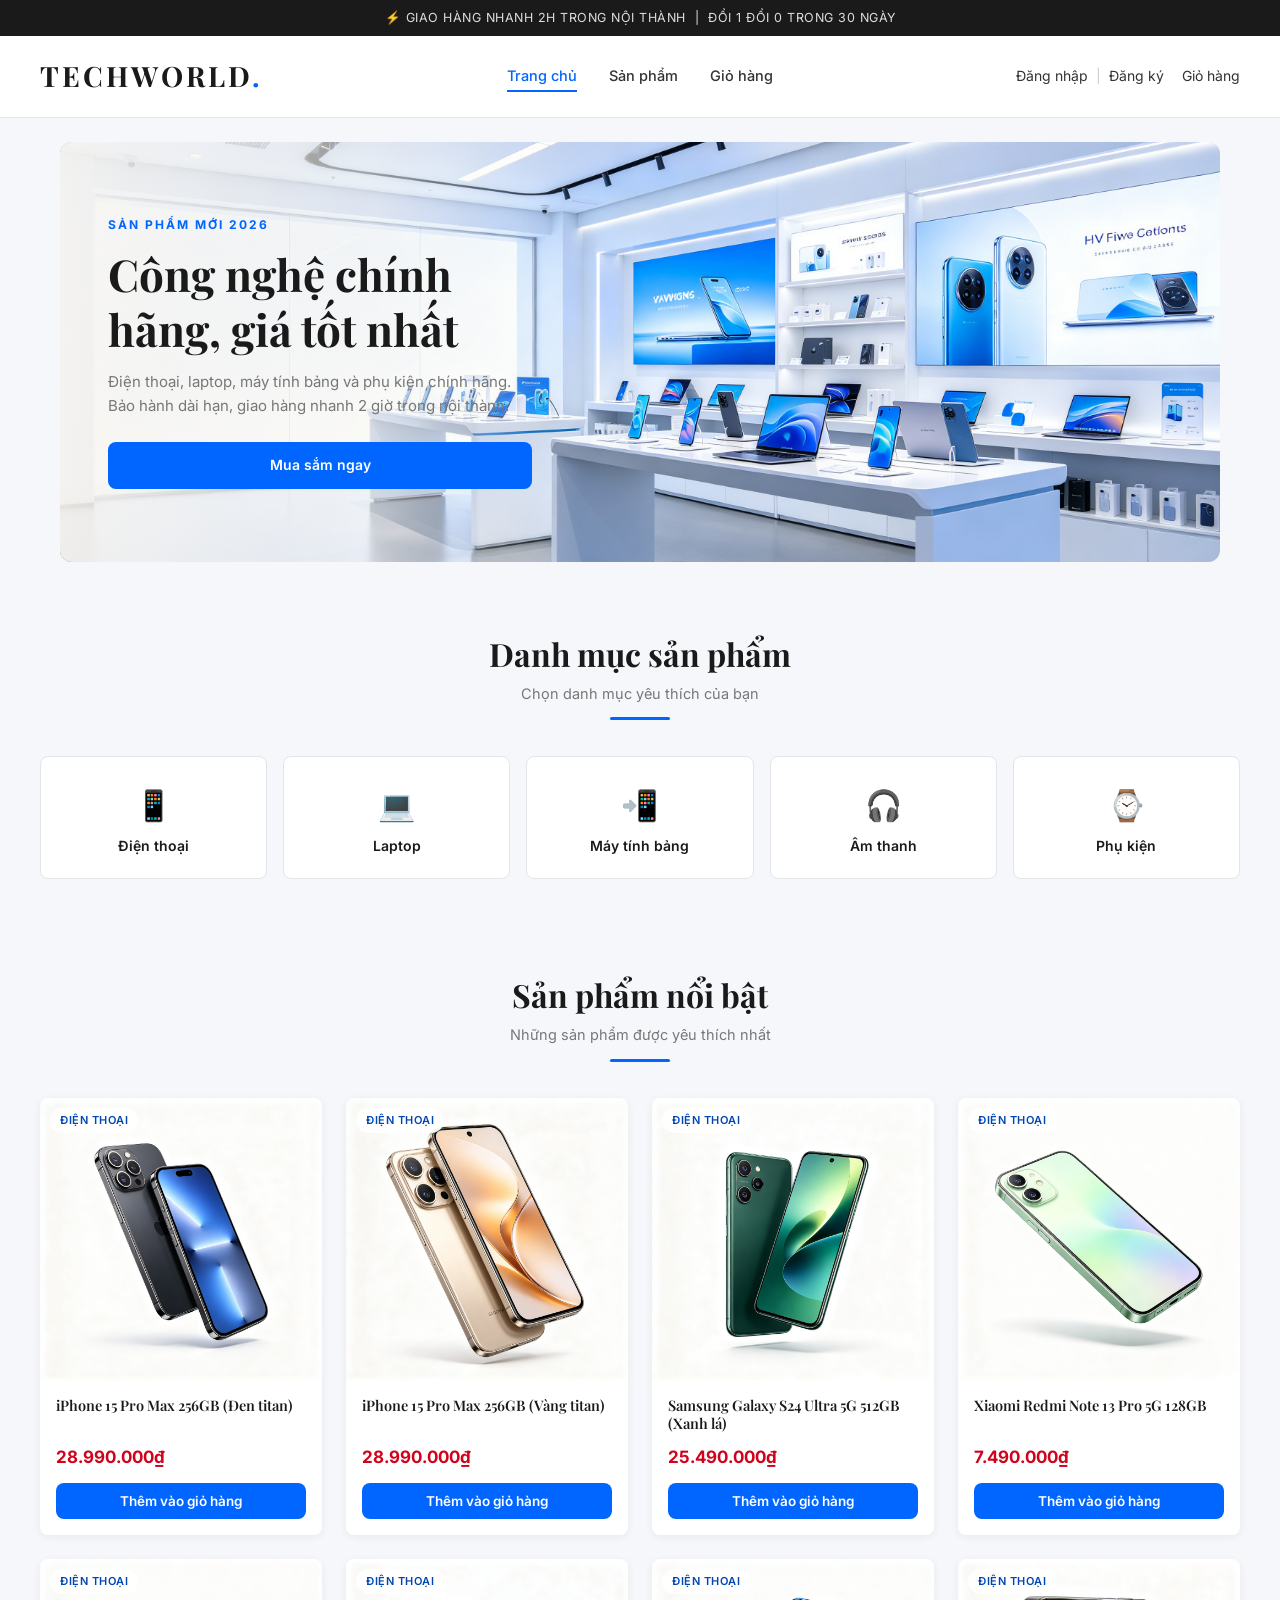
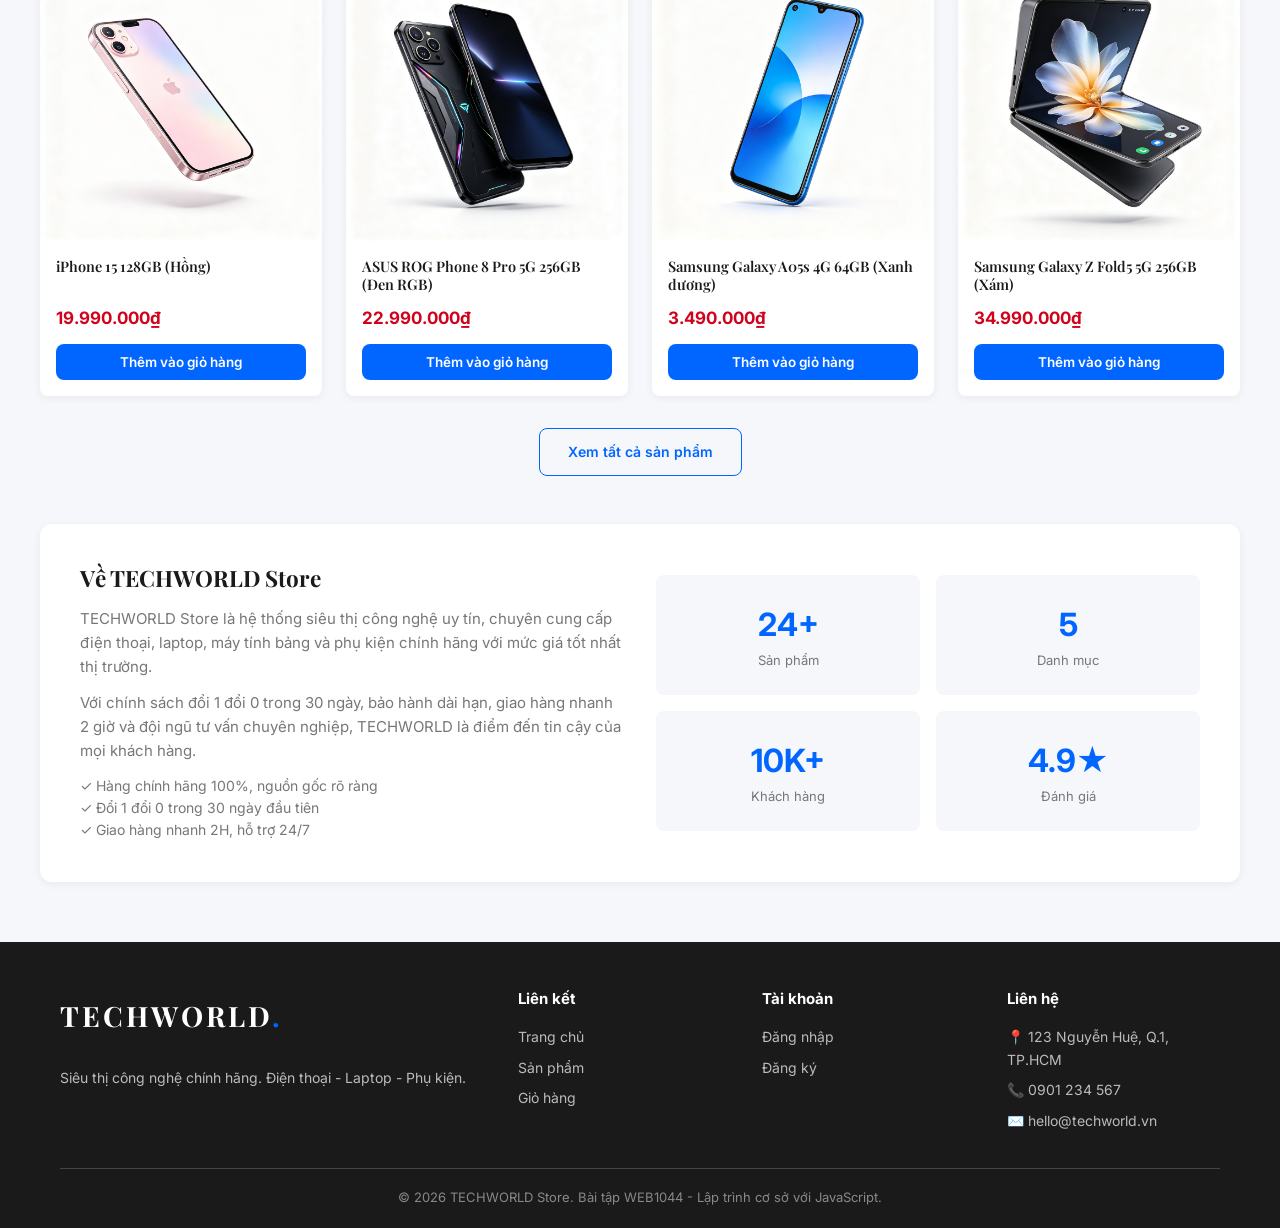
<file: index.html>
<!DOCTYPE html>
<html lang="vi">
<head>
    <meta charset="UTF-8">
    <meta name="viewport" content="width=device-width, initial-scale=1.0">
    <title>TECHWORLD Store - Điện thoại - Laptop - Phụ kiện chính hãng</title>
    <link rel="preconnect" href="https://fonts.googleapis.com">
    <link href="https://fonts.googleapis.com/css2?family=Playfair+Display:wght@600;700&family=Inter:wght@400;500;600;700&display=swap" rel="stylesheet">
    <link rel="stylesheet" href="css/style.css">
</head>
<body>

    <!-- Top bar -->
    <div class="topbar">⚡ GIAO HÀNG NHANH 2H TRONG NỘI THÀNH &nbsp;|&nbsp; ĐỔI 1 ĐỔI 0 TRONG 30 NGÀY</div>

    <!-- Header -->
    <header class="site-header">
        <div class="container header-inner">
            <a href="index.html" class="logo">TECHWORLD<span>.</span></a>
            <button class="menu-toggle" id="menu-toggle" aria-label="Menu">☰</button>
            <nav class="main-nav" id="main-nav">
                <ul>
                    <li><a href="index.html">Trang chủ</a></li>
                    <li><a href="products.html">Sản phẩm</a></li>
                    <li><a href="cart.html">Giỏ hàng</a></li>
                </ul>
            </nav>
            <div class="header-actions">
                <div class="user-area" id="user-area"></div>
                <a href="cart.html" class="cart-link">Giỏ hàng <span class="cart-badge">0</span></a>
            </div>
        </div>
    </header>

    <!-- Hero Banner -->
    <section class="container">
        <div class="hero">
            <img src="images/banner.jpg" alt="TECHWORLD Store - Siêu thị công nghệ">
            <div class="hero-overlay">
                <span class="tag">SẢN PHẨM MỚI 2026</span>
                <h1>Công nghệ chính hãng, giá tốt nhất</h1>
                <p>Điện thoại, laptop, máy tính bảng và phụ kiện chính hãng. Bảo hành dài hạn, giao hàng nhanh 2 giờ trong nội thành.</p>
                <a href="products.html" class="btn btn-primary">Mua sắm ngay</a>
            </div>
        </div>
    </section>

    <!-- Danh mục -->
    <section class="section container">
        <div class="section-title">
            <h2>Danh mục sản phẩm</h2>
            <p>Chọn danh mục yêu thích của bạn</p>
            <div class="title-line"></div>
        </div>
        <div class="category-grid">
            <div class="category-card" data-cat="dthoai">
                <div class="cat-icon">📱</div>
                <h4>Điện thoại</h4>
            </div>
            <div class="category-card" data-cat="laptop">
                <div class="cat-icon">💻</div>
                <h4>Laptop</h4>
            </div>
            <div class="category-card" data-cat="tablet">
                <div class="cat-icon">📲</div>
                <h4>Máy tính bảng</h4>
            </div>
            <div class="category-card" data-cat="amthanh">
                <div class="cat-icon">🎧</div>
                <h4>Âm thanh</h4>
            </div>
            <div class="category-card" data-cat="phukien">
                <div class="cat-icon">⌚</div>
                <h4>Phụ kiện</h4>
            </div>
        </div>
    </section>

    <!-- Sản phẩm nổi bật -->
    <section class="section container">
        <div class="section-title">
            <h2>Sản phẩm nổi bật</h2>
            <p>Những sản phẩm được yêu thích nhất</p>
            <div class="title-line"></div>
        </div>
        <div class="product-grid" id="featured-products">
            <!-- Sản phẩm được render bằng JavaScript (home.js) -->
        </div>
        <div style="text-align:center;margin-top:32px">
            <a href="products.html" class="btn btn-outline">Xem tất cả sản phẩm</a>
        </div>
    </section>

    <!-- Giới thiệu cửa hàng -->
    <section class="section container" style="background:#fff;border-radius:12px;box-shadow:var(--shadow-sm);padding:40px;margin-bottom:20px">
        <div style="display:grid;grid-template-columns:1fr 1fr;gap:32px;align-items:center">
            <div>
                <h2 style="margin-bottom:14px">Về TECHWORLD Store</h2>
                <p style="color:var(--text-light);margin-bottom:12px">TECHWORLD Store là hệ thống siêu thị công nghệ uy tín, chuyên cung cấp điện thoại, laptop, máy tính bảng và phụ kiện chính hãng với mức giá tốt nhất thị trường.</p>
                <p style="color:var(--text-light);margin-bottom:12px">Với chính sách đổi 1 đổi 0 trong 30 ngày, bảo hành dài hạn, giao hàng nhanh 2 giờ và đội ngũ tư vấn chuyên nghiệp, TECHWORLD là điểm đến tin cậy của mọi khách hàng.</p>
                <ul style="color:var(--text-light);font-size:14px">
                    <li>✓ Hàng chính hãng 100%, nguồn gốc rõ ràng</li>
                    <li>✓ Đổi 1 đổi 0 trong 30 ngày đầu tiên</li>
                    <li>✓ Giao hàng nhanh 2H, hỗ trợ 24/7</li>
                </ul>
            </div>
            <div style="display:grid;grid-template-columns:1fr 1fr;gap:16px;text-align:center">
                <div style="padding:24px;background:var(--bg);border-radius:8px">
                    <div style="font-size:32px;font-weight:700;color:var(--primary)">24+</div>
                    <div style="font-size:13px;color:var(--text-light)">Sản phẩm</div>
                </div>
                <div style="padding:24px;background:var(--bg);border-radius:8px">
                    <div style="font-size:32px;font-weight:700;color:var(--primary)">5</div>
                    <div style="font-size:13px;color:var(--text-light)">Danh mục</div>
                </div>
                <div style="padding:24px;background:var(--bg);border-radius:8px">
                    <div style="font-size:32px;font-weight:700;color:var(--primary)">10K+</div>
                    <div style="font-size:13px;color:var(--text-light)">Khách hàng</div>
                </div>
                <div style="padding:24px;background:var(--bg);border-radius:8px">
                    <div style="font-size:32px;font-weight:700;color:var(--primary)">4.9★</div>
                    <div style="font-size:13px;color:var(--text-light)">Đánh giá</div>
                </div>
            </div>
        </div>
    </section>

    <!-- Footer -->
    <footer class="site-footer">
        <div class="container">
            <div class="footer-grid">
                <div>
                    <a href="index.html" class="logo">TECHWORLD<span style="color:var(--primary)">.</span></a>
                    <p style="margin-top:10px;line-height:1.8">Siêu thị công nghệ chính hãng. Điện thoại - Laptop - Phụ kiện.</p>
                </div>
                <div>
                    <h4>Liên kết</h4>
                    <a href="index.html">Trang chủ</a>
                    <a href="products.html">Sản phẩm</a>
                    <a href="cart.html">Giỏ hàng</a>
                </div>
                <div>
                    <h4>Tài khoản</h4>
                    <a href="login.html">Đăng nhập</a>
                    <a href="register.html">Đăng ký</a>
                </div>
                <div>
                    <h4>Liên hệ</h4>
                    <a>📍 123 Nguyễn Huệ, Q.1, TP.HCM</a>
                    <a>📞 0901 234 567</a>
                    <a>✉️ hello@techworld.vn</a>
                </div>
            </div>
            <div class="footer-bottom">
                © 2026 TECHWORLD Store. Bài tập WEB1044 - Lập trình cơ sở với JavaScript.
            </div>
        </div>
    </footer>

    <!-- Script dùng chung + trang chủ -->
    <script src="js/data.js"></script>
    <script src="js/cart.js"></script>
    <script src="js/auth.js"></script>
    <script src="js/main.js"></script>
    <script src="js/home.js"></script>
</body>
</html>
</file>
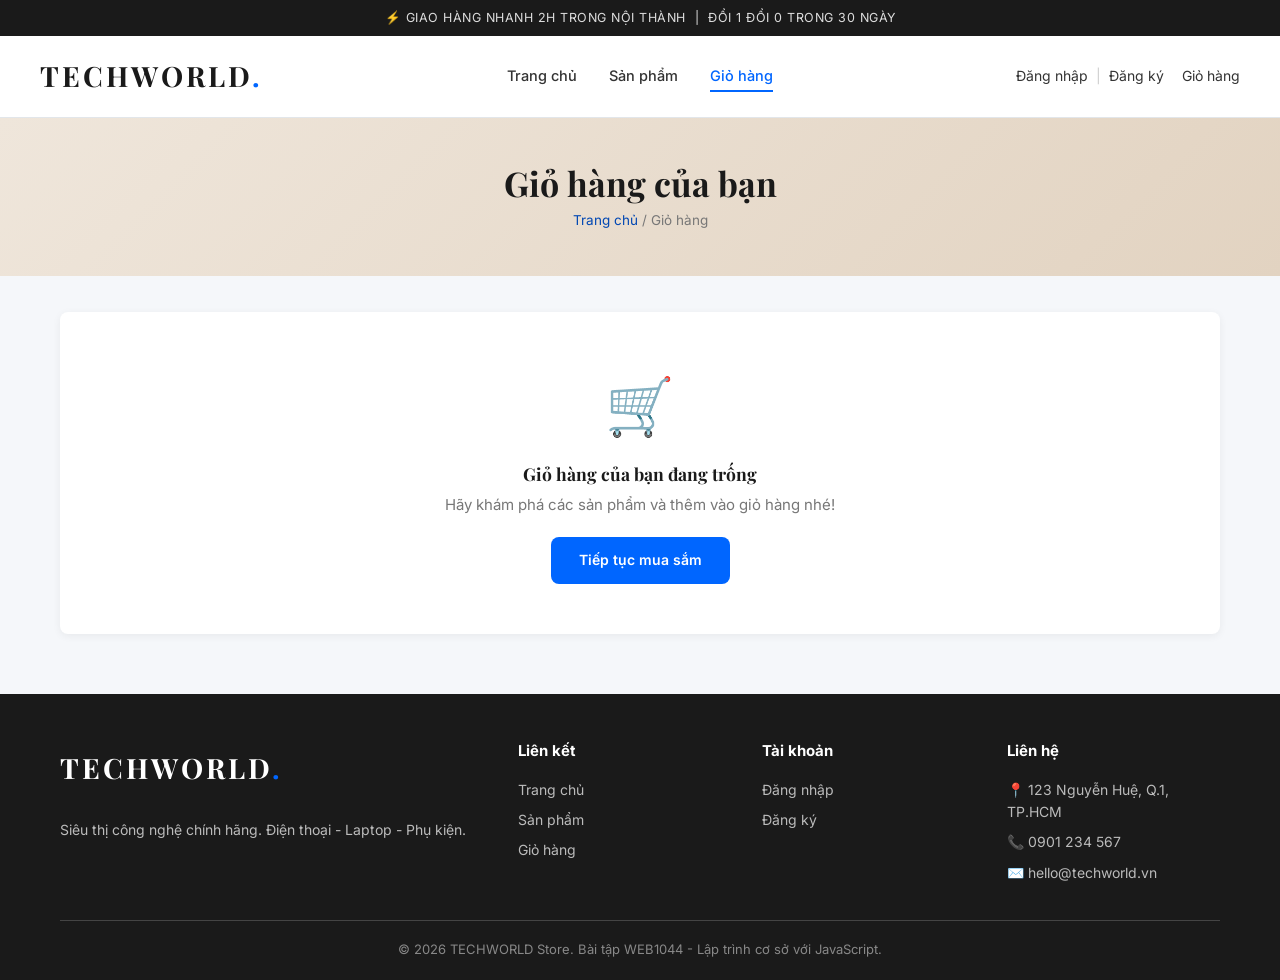
<file: cart.html>
<!DOCTYPE html>
<html lang="vi">
<head>
    <meta charset="UTF-8">
    <meta name="viewport" content="width=device-width, initial-scale=1.0">
    <title>Giỏ hàng - TECHWORLD Store</title>
    <link rel="preconnect" href="https://fonts.googleapis.com">
    <link href="https://fonts.googleapis.com/css2?family=Playfair+Display:wght@600;700&family=Inter:wght@400;500;600;700&display=swap" rel="stylesheet">
    <link rel="stylesheet" href="css/style.css">
</head>
<body>

    <div class="topbar">⚡ GIAO HÀNG NHANH 2H TRONG NỘI THÀNH &nbsp;|&nbsp; ĐỔI 1 ĐỔI 0 TRONG 30 NGÀY</div>

    <header class="site-header">
        <div class="container header-inner">
            <a href="index.html" class="logo">TECHWORLD<span>.</span></a>
            <button class="menu-toggle" id="menu-toggle" aria-label="Menu">☰</button>
            <nav class="main-nav" id="main-nav">
                <ul>
                    <li><a href="index.html">Trang chủ</a></li>
                    <li><a href="products.html">Sản phẩm</a></li>
                    <li><a href="cart.html">Giỏ hàng</a></li>
                </ul>
            </nav>
            <div class="header-actions">
                <div class="user-area" id="user-area"></div>
                <a href="cart.html" class="cart-link">Giỏ hàng <span class="cart-badge">0</span></a>
            </div>
        </div>
    </header>

    <div class="page-header">
        <div class="container">
            <h1>Giỏ hàng của bạn</h1>
            <div class="breadcrumb"><a href="index.html">Trang chủ</a> / Giỏ hàng</div>
        </div>
    </div>

    <div class="container" style="margin-bottom:60px">
        <!-- Giỏ hàng trống -->
        <div class="cart-empty" id="cart-empty" style="display:none">
            <div class="icon">🛒</div>
            <h3>Giỏ hàng của bạn đang trống</h3>
            <p>Hãy khám phá các sản phẩm và thêm vào giỏ hàng nhé!</p>
            <a href="products.html" class="btn btn-primary">Tiếp tục mua sắm</a>
        </div>

        <div class="cart-layout">
            <!-- Danh sách sản phẩm trong giỏ -->
            <div class="cart-table" id="cart-items"></div>

            <!-- Bảng tổng tiền -->
            <div class="cart-summary" id="cart-summary">
                <h3>Tổng đơn hàng</h3>
                <div class="summary-row">
                    <span>Tạm tính (<span id="summary-count">0</span>)</span>
                    <span id="summary-subtotal">0₫</span>
                </div>
                <div class="summary-row">
                    <span>Phí vận chuyển</span>
                    <span id="summary-shipping">0₫</span>
                </div>
                <div class="summary-row total">
                    <span>Tổng cộng</span>
                    <span id="summary-total">0₫</span>
                </div>
                <a href="checkout.html" class="btn btn-primary btn-block">Tiến hành thanh toán</a>
                <button class="btn btn-outline btn-block" id="clear-cart" style="margin-top:10px">Xóa giỏ hàng</button>
                <a href="products.html" class="btn btn-dark btn-block" style="margin-top:10px">Tiếp tục mua sắm</a>
            </div>
        </div>
    </div>

    <footer class="site-footer">
        <div class="container">
            <div class="footer-grid">
                <div>
                    <a href="index.html" class="logo">TECHWORLD<span style="color:var(--primary)">.</span></a>
                    <p style="margin-top:10px;line-height:1.8">Siêu thị công nghệ chính hãng. Điện thoại - Laptop - Phụ kiện.</p>
                </div>
                <div>
                    <h4>Liên kết</h4>
                    <a href="index.html">Trang chủ</a>
                    <a href="products.html">Sản phẩm</a>
                    <a href="cart.html">Giỏ hàng</a>
                </div>
                <div>
                    <h4>Tài khoản</h4>
                    <a href="login.html">Đăng nhập</a>
                    <a href="register.html">Đăng ký</a>
                </div>
                <div>
                    <h4>Liên hệ</h4>
                    <a>📍 123 Nguyễn Huệ, Q.1, TP.HCM</a>
                    <a>📞 0901 234 567</a>
                    <a>✉️ hello@techworld.vn</a>
                </div>
            </div>
            <div class="footer-bottom">© 2026 TECHWORLD Store. Bài tập WEB1044 - Lập trình cơ sở với JavaScript.</div>
        </div>
    </footer>

    <script src="js/data.js"></script>
    <script src="js/cart.js"></script>
    <script src="js/auth.js"></script>
    <script src="js/main.js"></script>
    <script src="js/cart-page.js"></script>
</body>
</html>
</file>
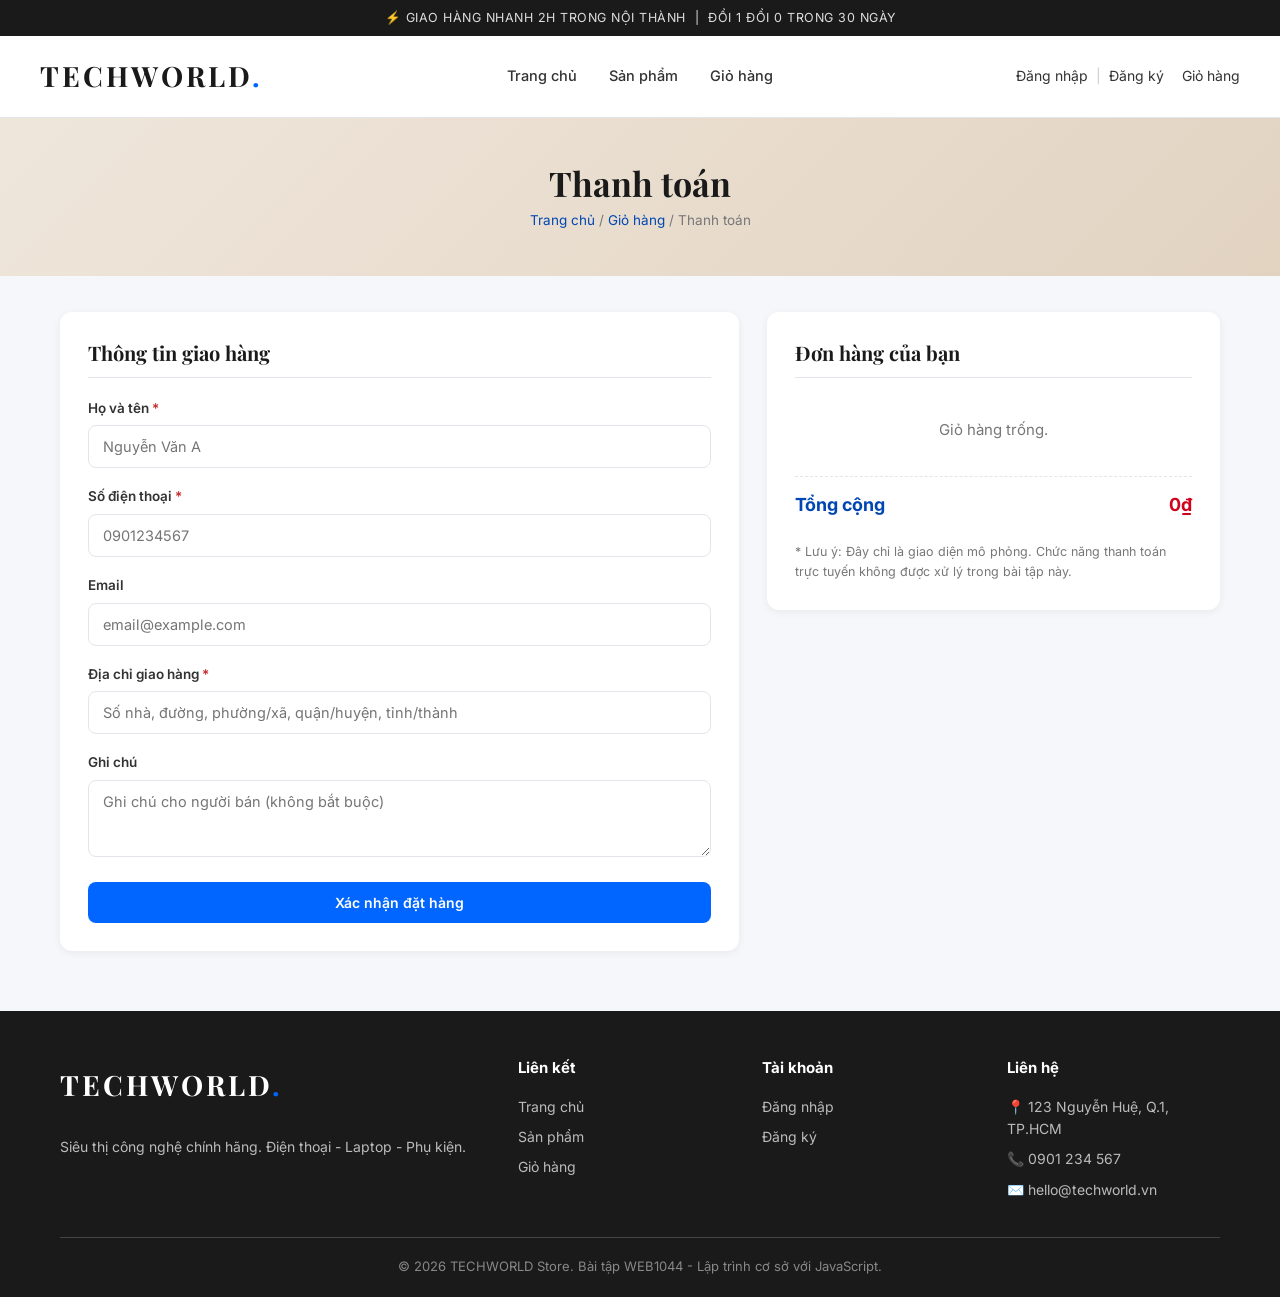
<file: checkout.html>
<!DOCTYPE html>
<html lang="vi">
<head>
    <meta charset="UTF-8">
    <meta name="viewport" content="width=device-width, initial-scale=1.0">
    <title>Thanh toán - TECHWORLD Store</title>
    <link rel="preconnect" href="https://fonts.googleapis.com">
    <link href="https://fonts.googleapis.com/css2?family=Playfair+Display:wght@600;700&family=Inter:wght@400;500;600;700&display=swap" rel="stylesheet">
    <link rel="stylesheet" href="css/style.css">
</head>
<body>

    <div class="topbar">⚡ GIAO HÀNG NHANH 2H TRONG NỘI THÀNH &nbsp;|&nbsp; ĐỔI 1 ĐỔI 0 TRONG 30 NGÀY</div>

    <header class="site-header">
        <div class="container header-inner">
            <a href="index.html" class="logo">TECHWORLD<span>.</span></a>
            <button class="menu-toggle" id="menu-toggle" aria-label="Menu">☰</button>
            <nav class="main-nav" id="main-nav">
                <ul>
                    <li><a href="index.html">Trang chủ</a></li>
                    <li><a href="products.html">Sản phẩm</a></li>
                    <li><a href="cart.html">Giỏ hàng</a></li>
                </ul>
            </nav>
            <div class="header-actions">
                <div class="user-area" id="user-area"></div>
                <a href="cart.html" class="cart-link">Giỏ hàng <span class="cart-badge">0</span></a>
            </div>
        </div>
    </header>

    <div class="page-header">
        <div class="container">
            <h1>Thanh toán</h1>
            <div class="breadcrumb"><a href="index.html">Trang chủ</a> / <a href="cart.html">Giỏ hàng</a> / Thanh toán</div>
        </div>
    </div>

    <div class="container" style="margin-bottom:60px">
        <div class="checkout-layout">
            <!-- Form thông tin giao hàng -->
            <div class="checkout-form">
                <h3>Thông tin giao hàng</h3>
                <div class="alert" id="checkout-alert"></div>
                <form id="checkout-form">
                    <div class="form-group">
                        <label>Họ và tên <span class="req">*</span></label>
                        <input type="text" class="form-control" id="fullname" placeholder="Nguyễn Văn A">
                    </div>
                    <div class="form-group">
                        <label>Số điện thoại <span class="req">*</span></label>
                        <input type="tel" class="form-control" id="phone" placeholder="0901234567">
                    </div>
                    <div class="form-group">
                        <label>Email</label>
                        <input type="email" class="form-control" id="email" placeholder="email@example.com">
                    </div>
                    <div class="form-group">
                        <label>Địa chỉ giao hàng <span class="req">*</span></label>
                        <input type="text" class="form-control" id="address" placeholder="Số nhà, đường, phường/xã, quận/huyện, tỉnh/thành">
                    </div>
                    <div class="form-group">
                        <label>Ghi chú</label>
                        <textarea class="form-control" rows="3" placeholder="Ghi chú cho người bán (không bắt buộc)"></textarea>
                    </div>
                    <button type="submit" class="btn btn-primary btn-block">Xác nhận đặt hàng</button>
                </form>
            </div>

            <!-- Tóm tắt đơn hàng -->
            <div class="order-summary">
                <h3>Đơn hàng của bạn</h3>
                <div id="order-items"></div>
                <div class="summary-row total" style="margin-top:14px">
                    <span>Tổng cộng</span>
                    <span id="order-total">0₫</span>
                </div>
                <p style="font-size:12.5px;color:var(--text-light);margin-top:14px;line-height:1.6">
                    * Lưu ý: Đây chỉ là giao diện mô phỏng. Chức năng thanh toán trực tuyến không được xử lý trong bài tập này.
                </p>
            </div>
        </div>
    </div>

    <footer class="site-footer">
        <div class="container">
            <div class="footer-grid">
                <div>
                    <a href="index.html" class="logo">TECHWORLD<span style="color:var(--primary)">.</span></a>
                    <p style="margin-top:10px;line-height:1.8">Siêu thị công nghệ chính hãng. Điện thoại - Laptop - Phụ kiện.</p>
                </div>
                <div>
                    <h4>Liên kết</h4>
                    <a href="index.html">Trang chủ</a>
                    <a href="products.html">Sản phẩm</a>
                    <a href="cart.html">Giỏ hàng</a>
                </div>
                <div>
                    <h4>Tài khoản</h4>
                    <a href="login.html">Đăng nhập</a>
                    <a href="register.html">Đăng ký</a>
                </div>
                <div>
                    <h4>Liên hệ</h4>
                    <a>📍 123 Nguyễn Huệ, Q.1, TP.HCM</a>
                    <a>📞 0901 234 567</a>
                    <a>✉️ hello@techworld.vn</a>
                </div>
            </div>
            <div class="footer-bottom">© 2026 TECHWORLD Store. Bài tập WEB1044 - Lập trình cơ sở với JavaScript.</div>
        </div>
    </footer>

    <script src="js/data.js"></script>
    <script src="js/cart.js"></script>
    <script src="js/auth.js"></script>
    <script src="js/main.js"></script>
    <script src="js/checkout.js"></script>
</body>
</html>
</file>
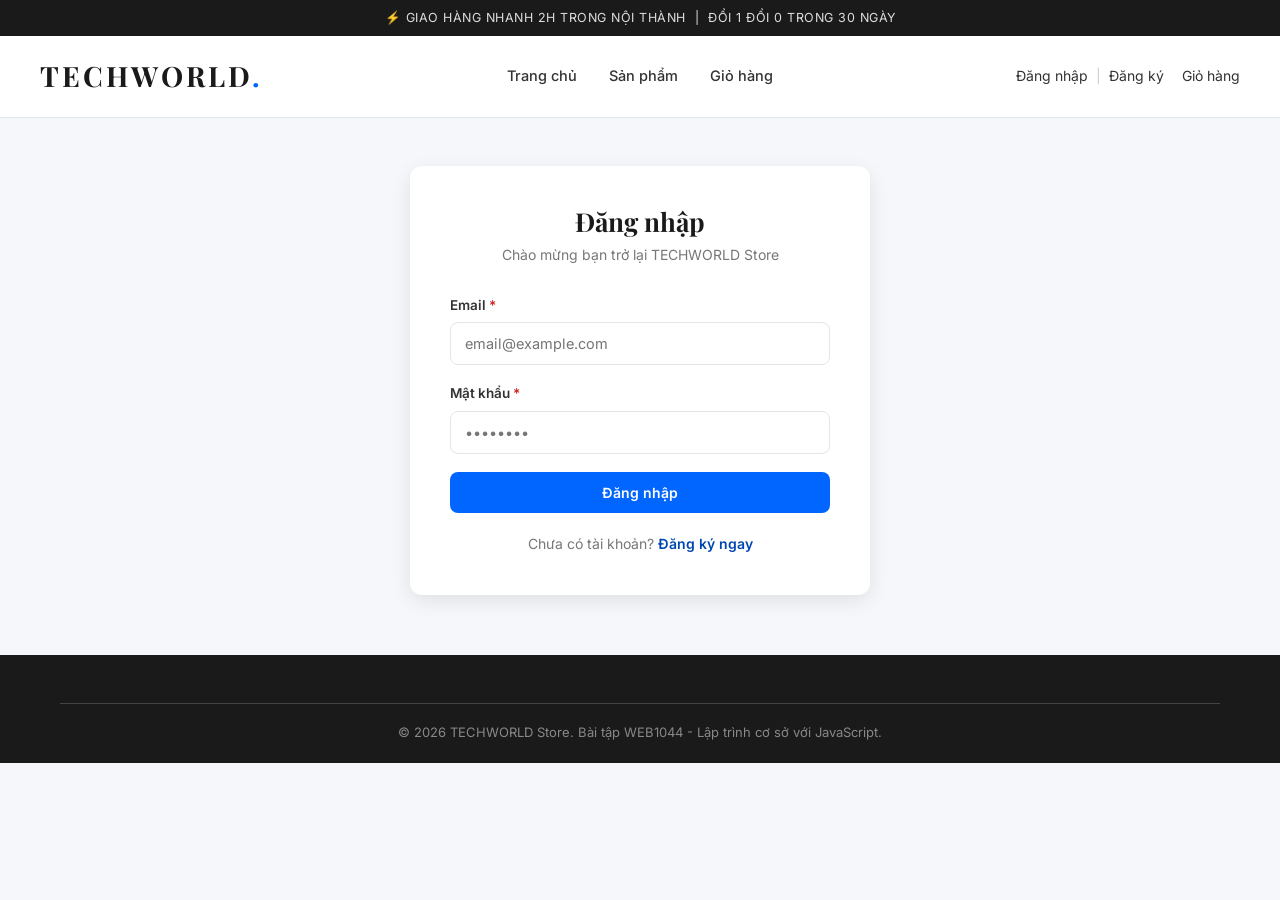
<file: login.html>
<!DOCTYPE html>
<html lang="vi">
<head>
    <meta charset="UTF-8">
    <meta name="viewport" content="width=device-width, initial-scale=1.0">
    <title>Đăng nhập - TECHWORLD Store</title>
    <link rel="preconnect" href="https://fonts.googleapis.com">
    <link href="https://fonts.googleapis.com/css2?family=Playfair+Display:wght@600;700&family=Inter:wght@400;500;600;700&display=swap" rel="stylesheet">
    <link rel="stylesheet" href="css/style.css">
</head>
<body>

    <div class="topbar">⚡ GIAO HÀNG NHANH 2H TRONG NỘI THÀNH &nbsp;|&nbsp; ĐỔI 1 ĐỔI 0 TRONG 30 NGÀY</div>

    <header class="site-header">
        <div class="container header-inner">
            <a href="index.html" class="logo">TECHWORLD<span>.</span></a>
            <button class="menu-toggle" id="menu-toggle" aria-label="Menu">☰</button>
            <nav class="main-nav" id="main-nav">
                <ul>
                    <li><a href="index.html">Trang chủ</a></li>
                    <li><a href="products.html">Sản phẩm</a></li>
                    <li><a href="cart.html">Giỏ hàng</a></li>
                </ul>
            </nav>
            <div class="header-actions">
                <div class="user-area" id="user-area"></div>
                <a href="cart.html" class="cart-link">Giỏ hàng <span class="cart-badge">0</span></a>
            </div>
        </div>
    </header>

    <div class="container">
        <div class="auth-wrapper">
            <h2>Đăng nhập</h2>
            <p class="sub">Chào mừng bạn trở lại TECHWORLD Store</p>

            <div class="alert" id="login-alert"></div>

            <form id="login-form">
                <div class="form-group">
                    <label>Email <span class="req">*</span></label>
                    <input type="email" class="form-control" id="email" placeholder="email@example.com">
                </div>
                <div class="form-group">
                    <label>Mật khẩu <span class="req">*</span></label>
                    <input type="password" class="form-control" id="password" placeholder="••••••••">
                </div>
                <button type="submit" class="btn btn-primary btn-block">Đăng nhập</button>
            </form>

            <div class="auth-footer">
                Chưa có tài khoản? <a href="register.html">Đăng ký ngay</a>
            </div>
        </div>
    </div>

    <footer class="site-footer">
        <div class="container">
            <div class="footer-bottom">© 2026 TECHWORLD Store. Bài tập WEB1044 - Lập trình cơ sở với JavaScript.</div>
        </div>
    </footer>

    <script src="js/data.js"></script>
    <script src="js/cart.js"></script>
    <script src="js/auth.js"></script>
    <script src="js/main.js"></script>
    <script src="js/login.js"></script>
</body>
</html>
</file>
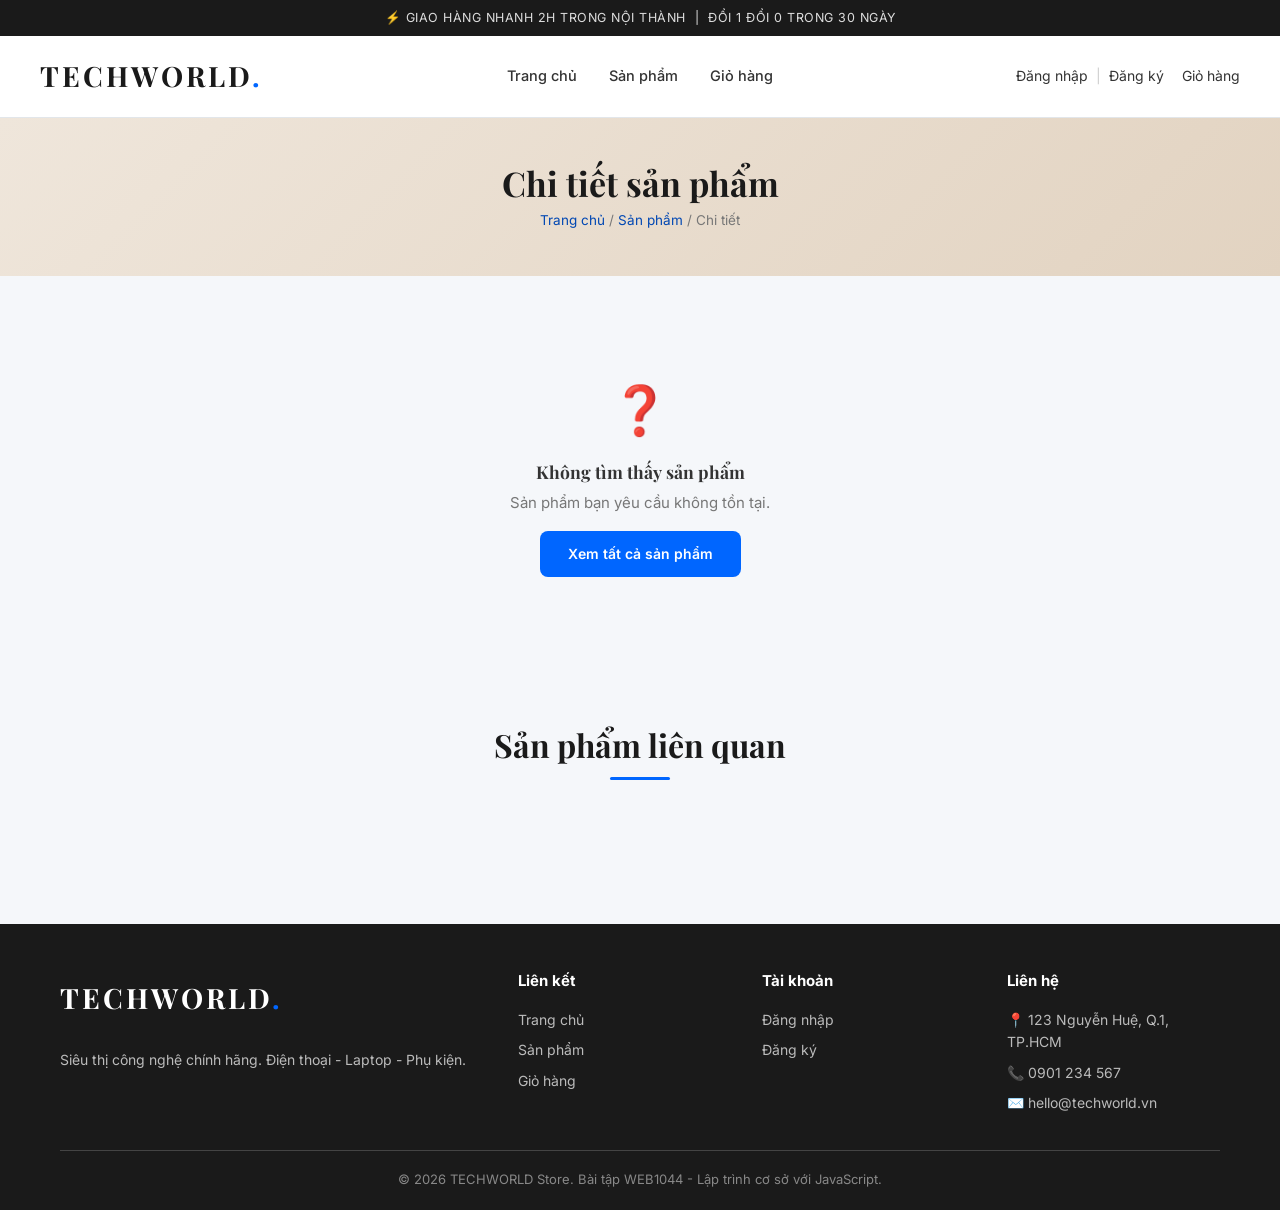
<file: product-detail.html>
<!DOCTYPE html>
<html lang="vi">
<head>
    <meta charset="UTF-8">
    <meta name="viewport" content="width=device-width, initial-scale=1.0">
    <title>Chi tiết sản phẩm - TECHWORLD Store</title>
    <link rel="preconnect" href="https://fonts.googleapis.com">
    <link href="https://fonts.googleapis.com/css2?family=Playfair+Display:wght@600;700&family=Inter:wght@400;500;600;700&display=swap" rel="stylesheet">
    <link rel="stylesheet" href="css/style.css">
</head>
<body>

    <div class="topbar">⚡ GIAO HÀNG NHANH 2H TRONG NỘI THÀNH &nbsp;|&nbsp; ĐỔI 1 ĐỔI 0 TRONG 30 NGÀY</div>

    <header class="site-header">
        <div class="container header-inner">
            <a href="index.html" class="logo">TECHWORLD<span>.</span></a>
            <button class="menu-toggle" id="menu-toggle" aria-label="Menu">☰</button>
            <nav class="main-nav" id="main-nav">
                <ul>
                    <li><a href="index.html">Trang chủ</a></li>
                    <li><a href="products.html">Sản phẩm</a></li>
                    <li><a href="cart.html">Giỏ hàng</a></li>
                </ul>
            </nav>
            <div class="header-actions">
                <div class="user-area" id="user-area"></div>
                <a href="cart.html" class="cart-link">Giỏ hàng <span class="cart-badge">0</span></a>
            </div>
        </div>
    </header>

    <div class="page-header">
        <div class="container">
            <h1>Chi tiết sản phẩm</h1>
            <div class="breadcrumb"><a href="index.html">Trang chủ</a> / <a href="products.html">Sản phẩm</a> / Chi tiết</div>
        </div>
    </div>

    <div class="container" style="margin-bottom:40px">
        <div id="product-detail"></div>
    </div>

    <!-- Sản phẩm liên quan -->
    <section class="section container">
        <div class="section-title">
            <h2>Sản phẩm liên quan</h2>
            <div class="title-line"></div>
        </div>
        <div class="product-grid" id="related-products"></div>
    </section>

    <footer class="site-footer">
        <div class="container">
            <div class="footer-grid">
                <div>
                    <a href="index.html" class="logo">TECHWORLD<span style="color:var(--primary)">.</span></a>
                    <p style="margin-top:10px;line-height:1.8">Siêu thị công nghệ chính hãng. Điện thoại - Laptop - Phụ kiện.</p>
                </div>
                <div>
                    <h4>Liên kết</h4>
                    <a href="index.html">Trang chủ</a>
                    <a href="products.html">Sản phẩm</a>
                    <a href="cart.html">Giỏ hàng</a>
                </div>
                <div>
                    <h4>Tài khoản</h4>
                    <a href="login.html">Đăng nhập</a>
                    <a href="register.html">Đăng ký</a>
                </div>
                <div>
                    <h4>Liên hệ</h4>
                    <a>📍 123 Nguyễn Huệ, Q.1, TP.HCM</a>
                    <a>📞 0901 234 567</a>
                    <a>✉️ hello@techworld.vn</a>
                </div>
            </div>
            <div class="footer-bottom">© 2026 TECHWORLD Store. Bài tập WEB1044 - Lập trình cơ sở với JavaScript.</div>
        </div>
    </footer>

    <script src="js/data.js"></script>
    <script src="js/cart.js"></script>
    <script src="js/auth.js"></script>
    <script src="js/main.js"></script>
    <script src="js/product-detail.js"></script>
</body>
</html>
</file>
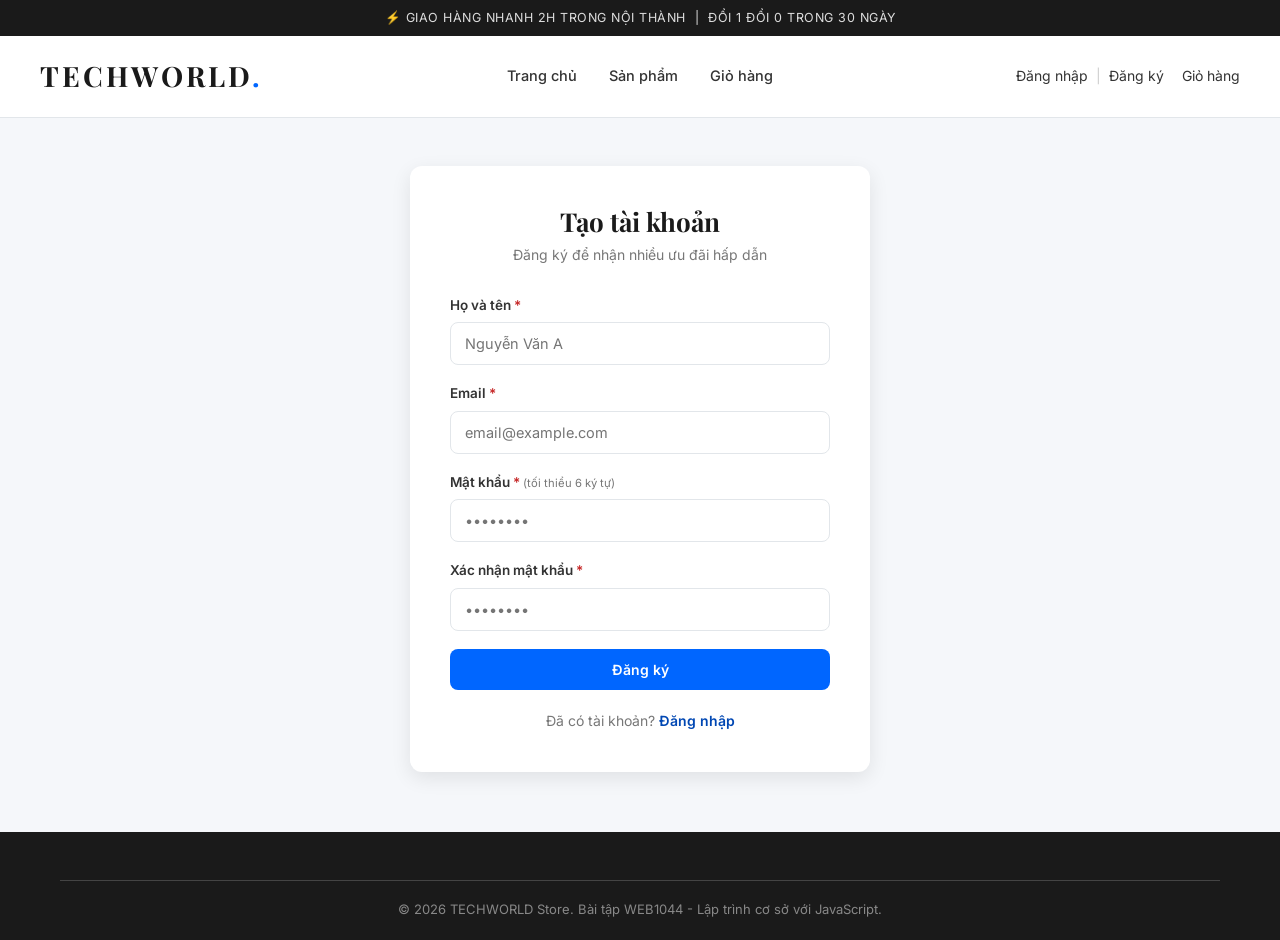
<file: register.html>
<!DOCTYPE html>
<html lang="vi">
<head>
    <meta charset="UTF-8">
    <meta name="viewport" content="width=device-width, initial-scale=1.0">
    <title>Đăng ký - TECHWORLD Store</title>
    <link rel="preconnect" href="https://fonts.googleapis.com">
    <link href="https://fonts.googleapis.com/css2?family=Playfair+Display:wght@600;700&family=Inter:wght@400;500;600;700&display=swap" rel="stylesheet">
    <link rel="stylesheet" href="css/style.css">
</head>
<body>

    <div class="topbar">⚡ GIAO HÀNG NHANH 2H TRONG NỘI THÀNH &nbsp;|&nbsp; ĐỔI 1 ĐỔI 0 TRONG 30 NGÀY</div>

    <header class="site-header">
        <div class="container header-inner">
            <a href="index.html" class="logo">TECHWORLD<span>.</span></a>
            <button class="menu-toggle" id="menu-toggle" aria-label="Menu">☰</button>
            <nav class="main-nav" id="main-nav">
                <ul>
                    <li><a href="index.html">Trang chủ</a></li>
                    <li><a href="products.html">Sản phẩm</a></li>
                    <li><a href="cart.html">Giỏ hàng</a></li>
                </ul>
            </nav>
            <div class="header-actions">
                <div class="user-area" id="user-area"></div>
                <a href="cart.html" class="cart-link">Giỏ hàng <span class="cart-badge">0</span></a>
            </div>
        </div>
    </header>

    <div class="container">
        <div class="auth-wrapper">
            <h2>Tạo tài khoản</h2>
            <p class="sub">Đăng ký để nhận nhiều ưu đãi hấp dẫn</p>

            <div class="alert" id="register-alert"></div>

            <form id="register-form" novalidate>
                <div class="form-group">
                    <label>Họ và tên <span class="req">*</span></label>
                    <input type="text" class="form-control" id="fullname" placeholder="Nguyễn Văn A">
                    <div class="error-msg" id="fullname-error"></div>
                </div>
                <div class="form-group">
                    <label>Email <span class="req">*</span></label>
                    <input type="email" class="form-control" id="email" placeholder="email@example.com">
                    <div class="error-msg" id="email-error"></div>
                </div>
                <div class="form-group">
                    <label>Mật khẩu <span class="req">*</span> <small style="font-weight:400;color:var(--text-light)">(tối thiểu 6 ký tự)</small></label>
                    <input type="password" class="form-control" id="password" placeholder="••••••••">
                    <div class="error-msg" id="password-error"></div>
                </div>
                <div class="form-group">
                    <label>Xác nhận mật khẩu <span class="req">*</span></label>
                    <input type="password" class="form-control" id="confirm-password" placeholder="••••••••">
                    <div class="error-msg" id="confirm-password-error"></div>
                </div>
                <button type="submit" class="btn btn-primary btn-block">Đăng ký</button>
            </form>

            <div class="auth-footer">
                Đã có tài khoản? <a href="login.html">Đăng nhập</a>
            </div>
        </div>
    </div>

    <footer class="site-footer">
        <div class="container">
            <div class="footer-bottom">© 2026 TECHWORLD Store. Bài tập WEB1044 - Lập trình cơ sở với JavaScript.</div>
        </div>
    </footer>

    <script src="js/data.js"></script>
    <script src="js/cart.js"></script>
    <script src="js/auth.js"></script>
    <script src="js/main.js"></script>
    <script src="js/register.js"></script>
</body>
</html>
</file>
<file: css/style.css>
/* ============================================================
   AURA Boutique - Website Thương mại điện tử
   File: css/style.css
   Môn: WEB1044 - Lập trình cơ sở với JavaScript
   ============================================================ */

/* ---------- CSS Variables ---------- */
:root {
    --primary: #0066ff;        /* xanh dương chủ đạo (kiểu cửa hàng công nghệ) */
    --primary-dark: #0047b3;
    --primary-light: #bcd4ff;
    --accent: #1a1a1a;         /* màu đen nhấn */
    --bg: #f5f7fa;             /* nền xám xanh nhạt */
    --bg-white: #ffffff;
    --text: #333333;
    --text-light: #777777;
    --border: #e2e6ea;
    --price: #d0021c;          /* màu đỏ giá (như TGDD) */
    --success: #2e7d32;
    --error: #c62828;
    --warning: #ef6c00;
    --shadow-sm: 0 2px 8px rgba(0,0,0,0.06);
    --shadow-md: 0 6px 20px rgba(0,0,0,0.09);
    --radius: 8px;
    --transition: all 0.25s ease;
}

/* ---------- Reset ---------- */
* { margin: 0; padding: 0; box-sizing: border-box; }

html { scroll-behavior: smooth; }

body {
    font-family: 'Inter', 'Segoe UI', Arial, sans-serif;
    background: var(--bg);
    color: var(--text);
    line-height: 1.6;
    font-size: 15px;
}

h1, h2, h3, h4 { font-family: 'Playfair Display', Georgia, serif; color: var(--accent); line-height: 1.25; }

img { max-width: 100%; display: block; }

a { text-decoration: none; color: inherit; }

ul { list-style: none; }

.container {
    max-width: 1200px;
    margin: 0 auto;
    padding: 0 20px;
}

/* ---------- Buttons ---------- */
.btn {
    display: inline-block;
    padding: 12px 28px;
    border: none;
    border-radius: var(--radius);
    font-size: 14px;
    font-weight: 600;
    cursor: pointer;
    transition: var(--transition);
    text-align: center;
    font-family: inherit;
}
.btn-primary { background: var(--primary); color: #fff; }
.btn-primary:hover { background: var(--primary-dark); transform: translateY(-2px); box-shadow: var(--shadow-md); }
.btn-outline { background: transparent; color: var(--primary); border: 1.5px solid var(--primary); }
.btn-outline:hover { background: var(--primary); color: #fff; }
.btn-dark { background: var(--accent); color: #fff; }
.btn-dark:hover { background: #000; }
.btn-block { display: block; width: 100%; }
.btn-sm { padding: 8px 16px; font-size: 13px; }
.btn:disabled { opacity: 0.5; cursor: not-allowed; }

/* ---------- Top bar ---------- */
.topbar {
    background: var(--accent);
    color: #ddd;
    font-size: 12.5px;
    padding: 8px 0;
    text-align: center;
    letter-spacing: 0.5px;
}

/* ---------- Header / Nav ---------- */
.site-header {
    background: var(--bg-white);
    border-bottom: 1px solid var(--border);
    position: sticky;
    top: 0;
    z-index: 100;
}
.header-inner {
    display: flex;
    align-items: center;
    justify-content: space-between;
    padding: 18px 0;
    gap: 20px;
}
.logo {
    font-family: 'Playfair Display', serif;
    font-size: 28px;
    font-weight: 700;
    letter-spacing: 3px;
    color: var(--accent);
}
.logo span { color: var(--primary); }

.main-nav ul { display: flex; gap: 32px; }
.main-nav a {
    font-size: 14.5px;
    font-weight: 500;
    color: var(--text);
    position: relative;
    padding: 4px 0;
    transition: var(--transition);
}
.main-nav a:hover, .main-nav a.active { color: var(--primary); }
.main-nav a.active::after, .main-nav a:hover::after {
    content: '';
    position: absolute;
    left: 0; bottom: -4px;
    width: 100%; height: 2px;
    background: var(--primary);
}

.header-actions { display: flex; align-items: center; gap: 18px; }
.header-actions a { position: relative; font-size: 14px; color: var(--text); transition: var(--transition); }
.header-actions a:hover { color: var(--primary); }
.cart-link .cart-badge {
    position: absolute;
    top: -8px; right: -10px;
    background: var(--primary);
    color: #fff;
    font-size: 11px;
    font-weight: 700;
    min-width: 18px; height: 18px;
    border-radius: 50%;
    display: flex; align-items: center; justify-content: center;
    padding: 0 4px;
}
.user-area { display: flex; align-items: center; gap: 8px; font-size: 14px; }
.user-area .user-name { font-weight: 600; color: var(--primary); }
.user-area .logout-btn {
    background: none; border: none; cursor: pointer;
    color: var(--text-light); font-size: 13px; text-decoration: underline;
}
.user-area .logout-btn:hover { color: var(--error); }

.menu-toggle { display: none; background: none; border: none; font-size: 24px; cursor: pointer; color: var(--accent); }

/* ---------- Hero (Home) ---------- */
.hero {
    position: relative;
    border-radius: 12px;
    overflow: hidden;
    margin: 24px 0;
    min-height: 420px;
    display: flex;
    align-items: center;
    background: #e8ddd0;
}
.hero img {
    position: absolute; inset: 0;
    width: 100%; height: 100%;
    object-fit: cover;
}
.hero-overlay {
    position: relative;
    z-index: 2;
    padding: 60px 48px;
    max-width: 520px;
    background: linear-gradient(90deg, rgba(250,247,242,0.92) 0%, rgba(250,247,242,0.6) 60%, transparent 100%);
    align-self: stretch;
    display: flex; flex-direction: column; justify-content: center;
}
.hero-overlay .tag {
    display: inline-block;
    font-size: 12px; letter-spacing: 2px; text-transform: uppercase;
    color: var(--primary); font-weight: 700; margin-bottom: 12px;
}
.hero-overlay h1 { font-size: 44px; margin-bottom: 14px; }
.hero-overlay p { color: var(--text-light); margin-bottom: 24px; font-size: 15px; }

/* ---------- Section ---------- */
.section { padding: 48px 0; }
.section-title { text-align: center; margin-bottom: 36px; }
.section-title h2 { font-size: 32px; margin-bottom: 8px; }
.section-title p { color: var(--text-light); font-size: 14.5px; }
.title-line { width: 60px; height: 3px; background: var(--primary); margin: 12px auto 0; border-radius: 2px; }

/* ---------- Category cards ---------- */
.category-grid {
    display: grid;
    grid-template-columns: repeat(5, 1fr);
    gap: 16px;
}
.category-card {
    background: var(--bg-white);
    border: 1px solid var(--border);
    border-radius: var(--radius);
    padding: 24px 12px;
    text-align: center;
    transition: var(--transition);
    cursor: pointer;
}
.category-card:hover { transform: translateY(-4px); box-shadow: var(--shadow-md); border-color: var(--primary-light); }
.category-card .cat-icon { font-size: 30px; margin-bottom: 8px; }
.category-card h4 { font-family: 'Inter', sans-serif; font-size: 14px; font-weight: 600; }

/* ---------- Product grid & card ---------- */
.product-grid {
    display: grid;
    grid-template-columns: repeat(4, 1fr);
    gap: 24px;
}
.product-card {
    background: var(--bg-white);
    border-radius: var(--radius);
    overflow: hidden;
    box-shadow: var(--shadow-sm);
    transition: var(--transition);
    display: flex; flex-direction: column;
}
.product-card:hover { transform: translateY(-5px); box-shadow: var(--shadow-md); }
.product-card .product-img {
    position: relative;
    aspect-ratio: 1 / 1;
    overflow: hidden;
    background: #f3efe9;
}
.product-card .product-img img {
    width: 100%; height: 100%; object-fit: cover;
    transition: transform 0.4s ease;
}
.product-card:hover .product-img img { transform: scale(1.06); }
.product-card .cat-tag {
    position: absolute; top: 10px; left: 10px;
    background: rgba(255,255,255,0.92);
    color: var(--primary-dark);
    font-size: 11px; font-weight: 600;
    padding: 4px 10px; border-radius: 20px;
    text-transform: uppercase; letter-spacing: 0.5px;
}
.product-card .product-info { padding: 16px; flex: 1; display: flex; flex-direction: column; }
.product-card .product-name {
    font-size: 14.5px; font-weight: 600; color: var(--accent);
    margin-bottom: 6px;
    display: -webkit-box; -webkit-line-clamp: 2; -webkit-box-orient: vertical; overflow: hidden;
    min-height: 42px;
}
.product-card .product-name a:hover { color: var(--primary); }
.product-card .product-price {
    font-size: 17px; font-weight: 700; color: var(--primary-dark);
    margin-bottom: 12px;
}
.product-card .btn-add {
    margin-top: auto;
    width: 100%;
    padding: 10px;
    font-size: 13.5px;
}

/* ---------- Toolbar (Products page): search, filter, sort ---------- */
.toolbar {
    background: var(--bg-white);
    border-radius: var(--radius);
    padding: 18px 20px;
    margin-bottom: 28px;
    box-shadow: var(--shadow-sm);
    display: flex;
    flex-wrap: wrap;
    gap: 14px;
    align-items: center;
}
.search-box {
    flex: 1; min-width: 220px;
    position: relative;
}
.search-box input {
    width: 100%;
    padding: 11px 14px 11px 40px;
    border: 1.5px solid var(--border);
    border-radius: var(--radius);
    font-size: 14px;
    font-family: inherit;
    outline: none;
    transition: var(--transition);
}
.search-box input:focus { border-color: var(--primary); }
.search-box::before {
    content: '🔍';
    position: absolute; left: 12px; top: 50%;
    transform: translateY(-50%);
    font-size: 15px; opacity: 0.6;
}
.filter-group { display: flex; align-items: center; gap: 8px; flex-wrap: wrap; }
.filter-group label { font-size: 13.5px; font-weight: 600; color: var(--text-light); }
.filter-group select {
    padding: 10px 12px;
    border: 1.5px solid var(--border);
    border-radius: var(--radius);
    font-size: 14px;
    font-family: inherit;
    background: #fff;
    cursor: pointer;
    outline: none;
}
.filter-group select:focus { border-color: var(--primary); }
.result-count { font-size: 13.5px; color: var(--text-light); width: 100%; }

.empty-state {
    text-align: center;
    padding: 60px 20px;
    color: var(--text-light);
    grid-column: 1 / -1;
}
.empty-state .icon { font-size: 48px; margin-bottom: 12px; }
.empty-state h3 { margin-bottom: 8px; color: var(--text); }

/* ---------- Page header ---------- */
.page-header {
    background: linear-gradient(135deg, #efe6db, #e2d3c1);
    padding: 44px 0;
    text-align: center;
    margin-bottom: 36px;
}
.page-header h1 { font-size: 34px; margin-bottom: 6px; }
.page-header .breadcrumb { font-size: 13.5px; color: var(--text-light); }
.page-header .breadcrumb a { color: var(--primary-dark); }

/* ---------- Cart page ---------- */
.cart-layout {
    display: grid;
    grid-template-columns: 1.8fr 1fr;
    gap: 28px;
    align-items: start;
}
.cart-table {
    background: var(--bg-white);
    border-radius: var(--radius);
    box-shadow: var(--shadow-sm);
    overflow: hidden;
}
.cart-header-row, .cart-item {
    display: grid;
    grid-template-columns: 80px 2fr 1fr 1.2fr 0.6fr;
    gap: 12px;
    align-items: center;
    padding: 16px 20px;
}
.cart-header-row {
    background: #f6f1ea;
    font-size: 12.5px; font-weight: 700;
    text-transform: uppercase; letter-spacing: 0.5px;
    color: var(--text-light);
}
.cart-item { border-top: 1px solid var(--border); }
.cart-item .ci-img {
    width: 70px; height: 70px; border-radius: 6px; overflow: hidden;
    background: #f3efe9;
}
.cart-item .ci-img img { width: 100%; height: 100%; object-fit: cover; }
.cart-item .ci-name { font-weight: 600; font-size: 14.5px; }
.cart-item .ci-name small { display: block; color: var(--text-light); font-weight: 400; font-size: 12px; margin-top: 2px; }
.cart-item .ci-price { font-weight: 600; color: var(--primary-dark); }
.qty-control { display: inline-flex; align-items: center; border: 1.5px solid var(--border); border-radius: 6px; overflow: hidden; }
.qty-control button {
    width: 32px; height: 32px; border: none; background: #f6f1ea;
    cursor: pointer; font-size: 16px; font-weight: 700; color: var(--text);
    transition: var(--transition);
}
.qty-control button:hover { background: var(--primary); color: #fff; }
.qty-control span { min-width: 36px; text-align: center; font-weight: 600; font-size: 14px; }
.ci-remove {
    background: none; border: none; cursor: pointer;
    font-size: 18px; color: #bbb; transition: var(--transition);
}
.ci-remove:hover { color: var(--error); transform: scale(1.15); }

.cart-summary {
    background: var(--bg-white);
    border-radius: var(--radius);
    box-shadow: var(--shadow-sm);
    padding: 24px;
    position: sticky; top: 90px;
}
.cart-summary h3 { font-size: 20px; margin-bottom: 18px; padding-bottom: 12px; border-bottom: 1px solid var(--border); }
.summary-row {
    display: flex; justify-content: space-between;
    padding: 8px 0; font-size: 14.5px;
}
.summary-row.total {
    border-top: 1.5px dashed var(--border);
    margin-top: 10px; padding-top: 14px;
    font-size: 18px; font-weight: 700; color: var(--primary-dark);
}
.cart-summary .btn { margin-top: 16px; }
.cart-empty {
    text-align: center; padding: 50px 20px;
    background: var(--bg-white); border-radius: var(--radius);
    box-shadow: var(--shadow-sm);
}
.cart-empty .icon { font-size: 56px; margin-bottom: 12px; }
.cart-empty h3 { margin-bottom: 8px; }
.cart-empty p { color: var(--text-light); margin-bottom: 20px; }

/* ---------- Forms (login/register/checkout) ---------- */
.auth-wrapper {
    max-width: 460px;
    margin: 48px auto;
    background: var(--bg-white);
    padding: 40px;
    border-radius: 12px;
    box-shadow: var(--shadow-md);
}
.auth-wrapper h2 { text-align: center; margin-bottom: 6px; font-size: 26px; }
.auth-wrapper .sub { text-align: center; color: var(--text-light); font-size: 14px; margin-bottom: 28px; }
.form-group { margin-bottom: 18px; }
.form-group label { display: block; font-size: 13.5px; font-weight: 600; margin-bottom: 6px; color: var(--text); }
.form-group label .req { color: var(--error); }
.form-control {
    width: 100%;
    padding: 12px 14px;
    border: 1.5px solid var(--border);
    border-radius: var(--radius);
    font-size: 14.5px;
    font-family: inherit;
    outline: none;
    transition: var(--transition);
    background: #fff;
}
.form-control:focus { border-color: var(--primary); box-shadow: 0 0 0 3px rgba(166,123,91,0.12); }
.form-control.error { border-color: var(--error); }
.form-control.success { border-color: var(--success); }
.error-msg { color: var(--error); font-size: 12.5px; margin-top: 5px; display: none; }
.error-msg.show { display: block; }
.auth-footer { text-align: center; margin-top: 20px; font-size: 14px; color: var(--text-light); }
.auth-footer a { color: var(--primary-dark); font-weight: 600; }
.auth-footer a:hover { text-decoration: underline; }

/* Alert box */
.alert {
    padding: 12px 16px;
    border-radius: var(--radius);
    font-size: 14px;
    margin-bottom: 18px;
    display: none;
}
.alert.show { display: block; }
.alert-success { background: #e8f5e9; color: var(--success); border: 1px solid #a5d6a7; }
.alert-error { background: #ffebee; color: var(--error); border: 1px solid #ef9a9a; }

/* ---------- Product detail ---------- */
.detail-layout {
    display: grid;
    grid-template-columns: 1fr 1fr;
    gap: 48px;
    background: var(--bg-white);
    padding: 36px;
    border-radius: 12px;
    box-shadow: var(--shadow-sm);
}
.detail-img { border-radius: 10px; overflow: hidden; background: #f3efe9; aspect-ratio: 1/1; }
.detail-img img { width: 100%; height: 100%; object-fit: cover; }
.detail-info .cat-badge {
    display: inline-block; background: #f6f1ea; color: var(--primary-dark);
    padding: 5px 14px; border-radius: 20px; font-size: 12px; font-weight: 600;
    text-transform: uppercase; letter-spacing: 0.5px; margin-bottom: 14px;
}
.detail-info h1 { font-size: 30px; margin-bottom: 12px; }
.detail-info .price { font-size: 30px; font-weight: 700; color: var(--primary-dark); margin-bottom: 18px; }
.detail-info .desc { color: var(--text-light); margin-bottom: 24px; line-height: 1.8; }
.detail-actions { display: flex; gap: 12px; flex-wrap: wrap; }
.detail-meta { margin-top: 28px; padding-top: 20px; border-top: 1px solid var(--border); font-size: 13.5px; color: var(--text-light); }
.detail-meta p { margin-bottom: 6px; }

/* ---------- Checkout ---------- */
.checkout-layout { display: grid; grid-template-columns: 1.5fr 1fr; gap: 28px; align-items: start; }
.checkout-form, .order-summary {
    background: var(--bg-white); border-radius: 12px;
    padding: 28px; box-shadow: var(--shadow-sm);
}
.checkout-form h3, .order-summary h3 { margin-bottom: 20px; font-size: 20px; padding-bottom: 12px; border-bottom: 1px solid var(--border); }
.order-item { display: flex; gap: 12px; align-items: center; padding: 10px 0; border-bottom: 1px dashed var(--border); }
.order-item img { width: 56px; height: 56px; object-fit: cover; border-radius: 6px; }
.order-item .oi-info { flex: 1; }
.order-item .oi-name { font-size: 13.5px; font-weight: 600; }
.order-item .oi-qty { font-size: 12px; color: var(--text-light); }
.order-item .oi-price { font-weight: 600; font-size: 13.5px; color: var(--primary-dark); }

/* ---------- Toast notification ---------- */
.toast {
    position: fixed;
    bottom: 28px; right: 28px;
    background: var(--accent);
    color: #fff;
    padding: 14px 22px;
    border-radius: var(--radius);
    box-shadow: var(--shadow-md);
    font-size: 14px;
    z-index: 9999;
    transform: translateX(120%);
    transition: transform 0.35s ease;
    max-width: 320px;
}
.toast.show { transform: translateX(0); }
.toast.success { background: var(--success); }
.toast.error { background: var(--error); }

/* ---------- Footer ---------- */
.site-footer {
    background: var(--accent);
    color: #bbb;
    margin-top: 60px;
    padding: 48px 0 20px;
    font-size: 14px;
}
.footer-grid {
    display: grid;
    grid-template-columns: 2fr 1fr 1fr 1fr;
    gap: 32px;
    margin-bottom: 32px;
}
.footer-grid h4 { color: #fff; font-family: 'Inter', sans-serif; font-size: 15px; margin-bottom: 14px; }
.footer-grid a { display: block; padding: 4px 0; transition: var(--transition); }
.footer-grid a:hover { color: var(--primary-light); }
.footer-grid .logo { color: #fff; margin-bottom: 12px; display: inline-block; }
.footer-bottom {
    border-top: 1px solid #444;
    padding-top: 18px;
    text-align: center;
    font-size: 13px;
    color: #888;
}

/* ---------- Responsive ---------- */
@media (max-width: 992px) {
    .product-grid { grid-template-columns: repeat(3, 1fr); }
    .category-grid { grid-template-columns: repeat(3, 1fr); }
    .cart-layout, .checkout-layout { grid-template-columns: 1fr; }
    .detail-layout { grid-template-columns: 1fr; gap: 28px; padding: 24px; }
    .footer-grid { grid-template-columns: 1fr 1fr; }
    .hero-overlay h1 { font-size: 32px; }
}
@media (max-width: 768px) {
    .menu-toggle { display: block; }
    .main-nav {
        position: absolute; top: 100%; left: 0; right: 0;
        background: #fff; border-bottom: 1px solid var(--border);
        max-height: 0; overflow: hidden; transition: max-height 0.3s ease;
    }
    .main-nav.open { max-height: 400px; }
    .main-nav ul { flex-direction: column; gap: 0; padding: 10px 20px; }
    .main-nav li { border-bottom: 1px solid var(--border); }
    .main-nav li:last-child { border-bottom: none; }
    .main-nav a { display: block; padding: 12px 0; }
    .product-grid { grid-template-columns: repeat(2, 1fr); gap: 14px; }
    .category-grid { grid-template-columns: repeat(2, 1fr); }
    .cart-header-row { display: none; }
    .cart-item {
        grid-template-columns: 70px 1fr auto;
        grid-template-areas: "img name remove" "img price qty";
        row-gap: 10px;
    }
    .cart-item .ci-img { grid-area: img; }
    .cart-item .ci-name { grid-area: name; }
    .cart-item .ci-price { grid-area: price; }
    .cart-item .qty-control { grid-area: qty; }
    .cart-item .ci-remove { grid-area: remove; justify-self: end; }
    .hero-overlay { padding: 36px 24px; }
    .hero-overlay h1 { font-size: 26px; }
    .auth-wrapper { margin: 24px 16px; padding: 28px 22px; }
    .footer-grid { grid-template-columns: 1fr; gap: 24px; }
}
@media (max-width: 480px) {
    .product-grid { grid-template-columns: 1fr 1fr; }
    .section-title h2 { font-size: 24px; }
}

/* ---------- Giao diện công nghệ: giá hiển thị màu đỏ như TGDD ---------- */
.product-price, .ci-price, .detail-info .price, .order-item .oi-price,
.summary-row.total span:last-child, #summary-total, #order-total { color: var(--price) !important; }
</file>
